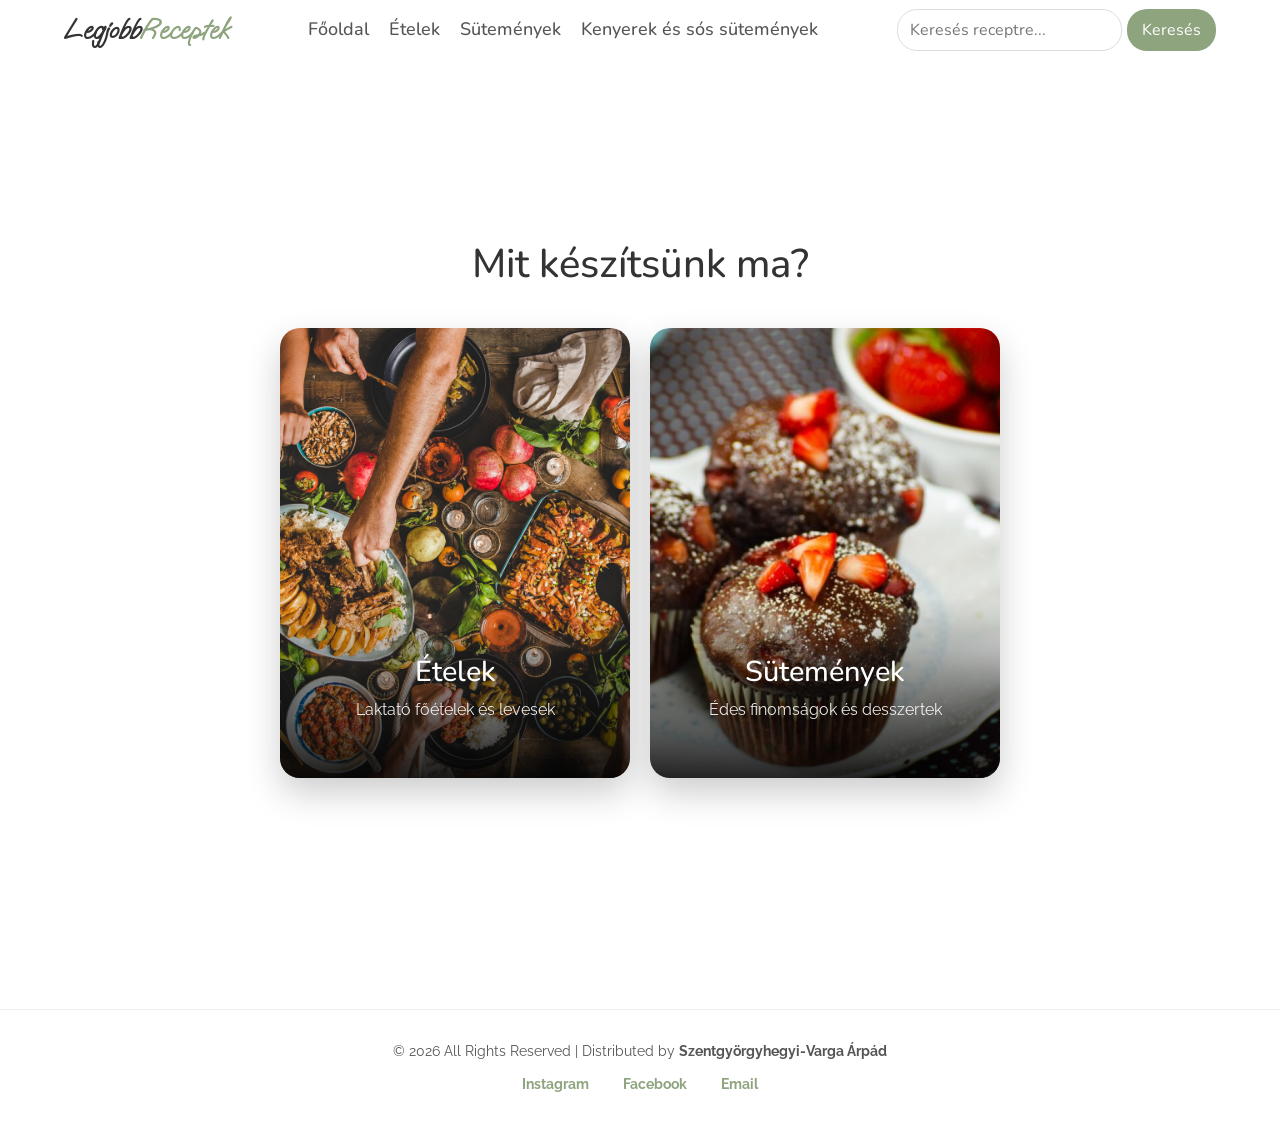
<file: index.html>
<!DOCTYPE html>
<html lang="hu">

<head>
    <meta charset="UTF-8">
    <meta name="viewport" content="width=device-width, initial-scale=1.0">
    <title>Menü</title>

    <link href="https://cdn.jsdelivr.net/npm/bootstrap@5.3.8/dist/css/bootstrap.min.css" rel="stylesheet"
        integrity="sha384-sRIl4kxILFvY47J16cr9ZwB07vP4J8+LH7qKQnuqkuIAvNWLzeN8tE5YBujZqJLB" crossorigin="anonymous">
    <link rel="stylesheet" href="menu.css">
    <link rel="stylesheet" href="navbar.css">

    <script src="https://cdn.jsdelivr.net/npm/bootstrap@5.3.8/dist/js/bootstrap.bundle.min.js"
        integrity="sha384-FKyoEForCGlyvwx9Hj09JcYn3nv7wiPVlz7YYwJrWVcXK/BmnVDxM+D2scQbITxI" crossorigin="anonymous"
        defer></script>
    <script src="searchengine.js" defer></script>
    <script src="navbar.js" defer></script>
</head>

<body>
    <div id="navbar-placeholder"></div>

    <main class="menu-container">
        <h1>Mit készítsünk ma?</h1>
        <div class="selection-wrapper">

            <a href="food.html" class="menu-card food-bg">
                <div class="card-overlay">
                    <h2>Ételek</h2>
                    <p>Laktató főételek és levesek</p>
                </div>
            </a>

            <a href="cakes.html" class="menu-card cake-bg">
                <div class="card-overlay">
                    <h2>Sütemények</h2>
                    <p>Édes finomságok és desszertek</p>
                </div>
            </a>

        </div>
    </main>
        <footer class="clean-footer">
        <div class="container text-center">
            <p>&copy;
                <script>document.write(new Date().getFullYear())</script> All Rights Reserved | Distributed by
                <strong>Szentgyörgyhegyi-Varga Árpád</strong>
            </p>
            <div class="footer-socials">
                <a href="https://www.instagram.com/arpad.szvarga/" target="_blank">Instagram</a>
                <a href="https://www.facebook.com/arpad.szvarga" target="_blank">Facebook</a>
                <a href="mailto:arpad.szvarga@gmail.com">Email</a>
            </div>
        </div>
    </footer>

</body>

</html>
</file>
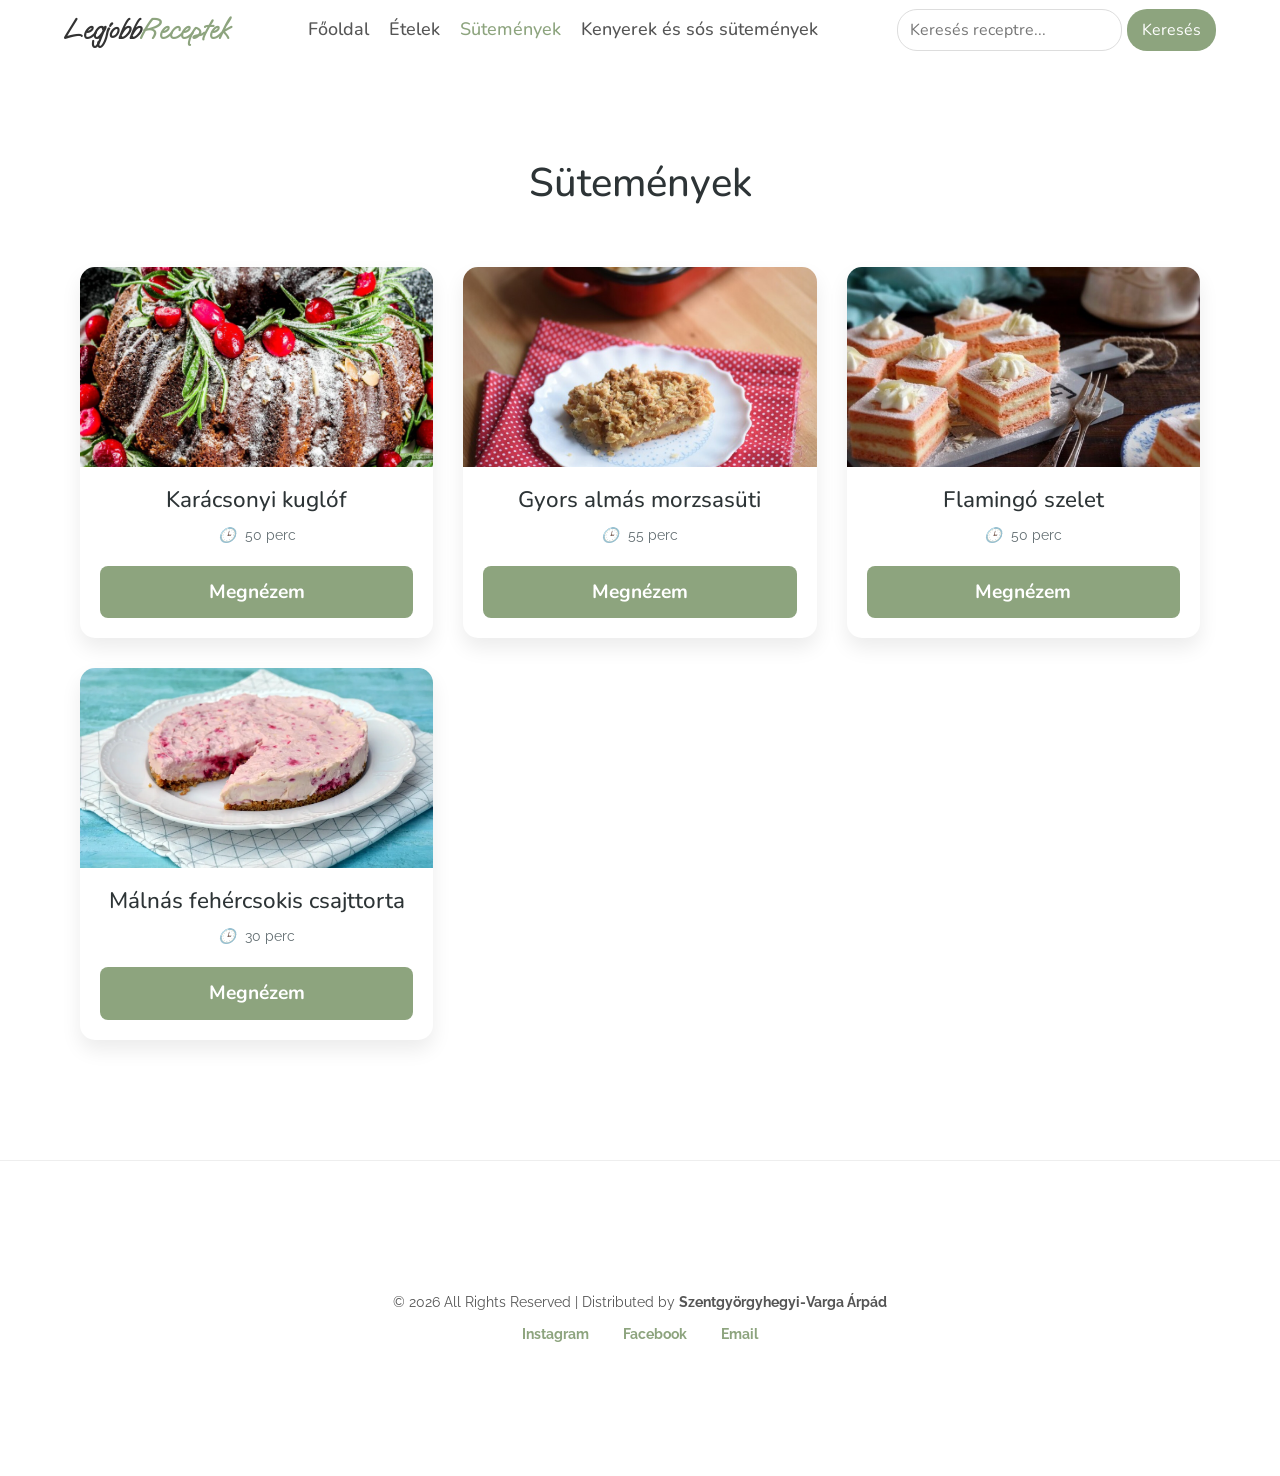
<file: cakes.html>
<!DOCTYPE html>
<html lang="hu">

<head>
    <meta charset="UTF-8">
    <meta name="viewport" content="width=device-width, initial-scale=1.0">
    <title>Sütemények</title>

    <link href="https://cdn.jsdelivr.net/npm/bootstrap@5.3.8/dist/css/bootstrap.min.css" rel="stylesheet"
        integrity="sha384-sRIl4kxILFvY47J16cr9ZwB07vP4J8+LH7qKQnuqkuIAvNWLzeN8tE5YBujZqJLB" crossorigin="anonymous">
    <link rel="stylesheet" href="food&cake.css">
    <link rel="stylesheet" href="navbar.css">

    <script src="https://cdn.jsdelivr.net/npm/bootstrap@5.3.8/dist/js/bootstrap.bundle.min.js"
        integrity="sha384-FKyoEForCGlyvwx9Hj09JcYn3nv7wiPVlz7YYwJrWVcXK/BmnVDxM+D2scQbITxI" crossorigin="anonymous"
        defer></script>
    <script src="searchengine.js" defer></script>
    <script src="navbar.js" defer></script>
    <script src="cakes.js" defer></script>
</head>

<body id="cakesHtml">
    <div id="navbar-placeholder"></div>

    <main class="container">
        <h1>Sütemények</h1>
        <div id="cake-container" class="recipe-grid"></div>
    </main>
    <footer class="clean-footer">
        <div class="container text-center">
            <p>&copy;
                <script>document.write(new Date().getFullYear())</script> All Rights Reserved | Distributed by
                <strong>Szentgyörgyhegyi-Varga Árpád</strong>
            </p>
            <div class="footer-socials">
                <a href="https://www.instagram.com/arpad.szvarga/" target="_blank">Instagram</a>
                <a href="https://www.facebook.com/arpad.szvarga" target="_blank">Facebook</a>
                <a href="mailto:arpad.szvarga@gmail.com">Email</a>
            </div>
        </div>
    </footer>
</body>

</html>
</file>
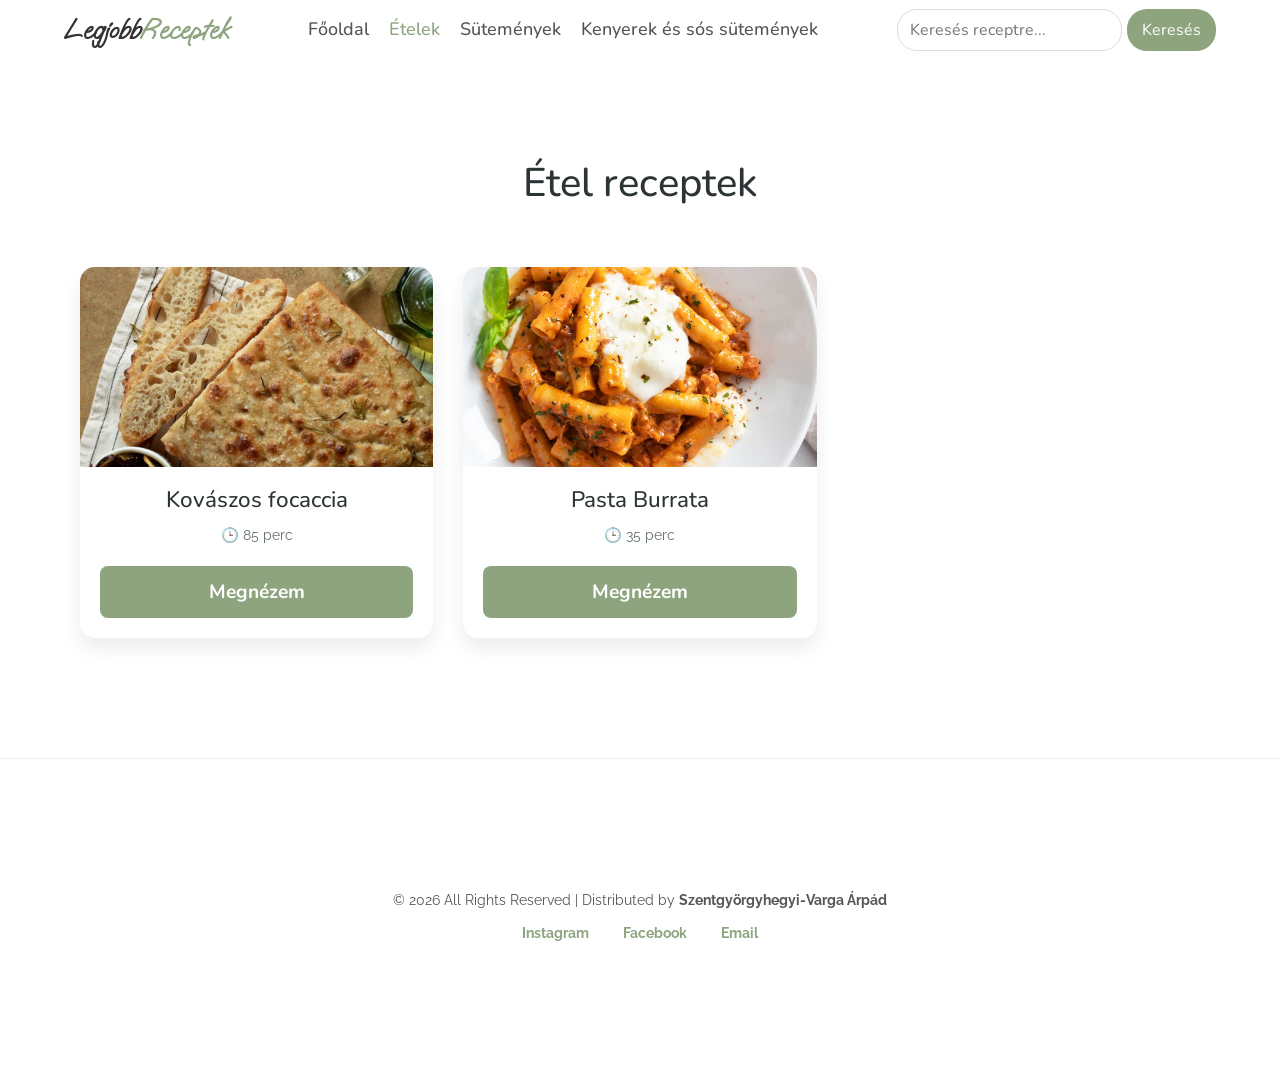
<file: food.html>
<!DOCTYPE html>
<html lang="hu">

<head>
    <meta charset="UTF-8">
    <meta name="viewport" content="width=device-width, initial-scale=1.0">
    <title>Ételek</title>

    <link href="https://cdn.jsdelivr.net/npm/bootstrap@5.3.8/dist/css/bootstrap.min.css" rel="stylesheet"
        integrity="sha384-sRIl4kxILFvY47J16cr9ZwB07vP4J8+LH7qKQnuqkuIAvNWLzeN8tE5YBujZqJLB" crossorigin="anonymous">
    <link rel="stylesheet" href="food&cake.css">
    <link rel="stylesheet" href="navbar.css">

    <script src="https://cdn.jsdelivr.net/npm/bootstrap@5.3.8/dist/js/bootstrap.bundle.min.js"
        integrity="sha384-FKyoEForCGlyvwx9Hj09JcYn3nv7wiPVlz7YYwJrWVcXK/BmnVDxM+D2scQbITxI" crossorigin="anonymous"
        defer></script>
    <script src="searchengine.js" defer></script>
    <script src="navbar.js" defer></script>
    <script src="food.js" defer></script>
</head>

<body id="foodHtml">
    <div id="navbar-placeholder"></div>

    <main class="container">
        <h1>Étel receptek</h1>
        <div id="food-container" class="recipe-grid"></div>
    </main>
        <footer class="clean-footer">
        <div class="container text-center">
            <p>&copy;
                <script>document.write(new Date().getFullYear())</script> All Rights Reserved | Distributed by
                <strong>Szentgyörgyhegyi-Varga Árpád</strong>
            </p>
            <div class="footer-socials">
                <a href="https://www.instagram.com/arpad.szvarga/" target="_blank">Instagram</a>
                <a href="https://www.facebook.com/arpad.szvarga" target="_blank">Facebook</a>
                <a href="mailto:arpad.szvarga@gmail.com">Email</a>
            </div>
        </div>
    </footer>

</body>

</html>
</file>
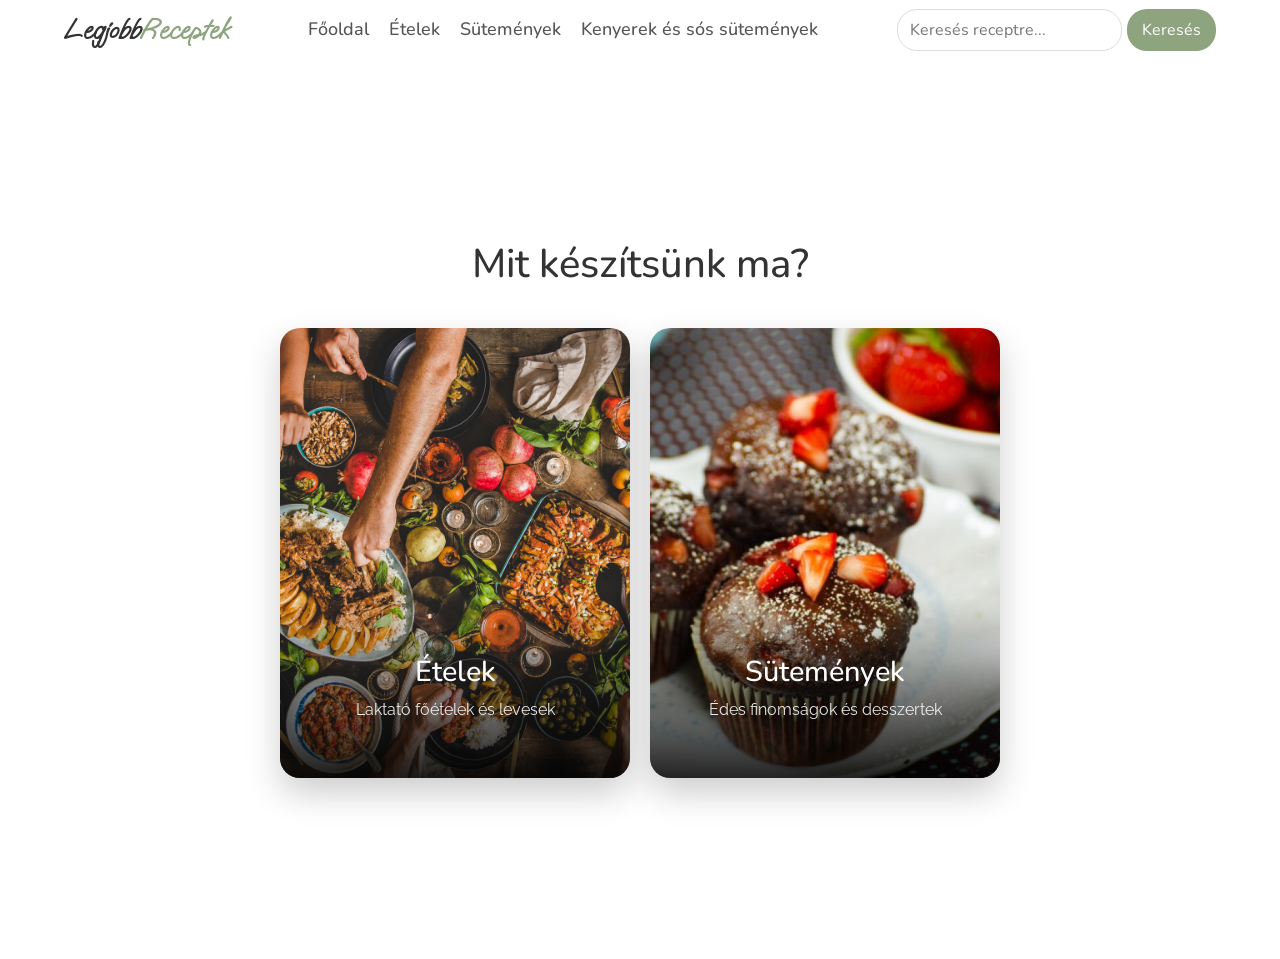
<file: menu.html>
<!DOCTYPE html>
<html lang="hu">
<head>
    <meta charset="UTF-8">
    <meta name="viewport" content="width=device-width, initial-scale=1.0">
    <title>Menü</title>

    <link href="https://cdn.jsdelivr.net/npm/bootstrap@5.3.8/dist/css/bootstrap.min.css" rel="stylesheet" integrity="sha384-sRIl4kxILFvY47J16cr9ZwB07vP4J8+LH7qKQnuqkuIAvNWLzeN8tE5YBujZqJLB" crossorigin="anonymous">
    <link rel="stylesheet" href="menu.css">
    <link rel="stylesheet" href="navbar.css">

    <script src="https://cdn.jsdelivr.net/npm/bootstrap@5.3.8/dist/js/bootstrap.bundle.min.js" integrity="sha384-FKyoEForCGlyvwx9Hj09JcYn3nv7wiPVlz7YYwJrWVcXK/BmnVDxM+D2scQbITxI" crossorigin="anonymous" defer></script>
    <script src="searchengine.js" defer></script>
    <script src="navbar.js" defer></script>
</head>
<body>
    <div id="navbar-placeholder"></div>

    <main class="menu-container">
        <h1>Mit készítsünk ma?</h1>
        <div class="selection-wrapper">
            
            <a href="food.html" class="menu-card food-bg">
                <div class="card-overlay">
                    <h2>Ételek</h2>
                    <p>Laktató főételek és levesek</p>
                </div>
            </a>

            <a href="cakes.html" class="menu-card cake-bg">
                <div class="card-overlay">
                    <h2>Sütemények</h2>
                    <p>Édes finomságok és desszertek</p>
                </div>
            </a>

        </div>
    </main>
</body>
</html>
</file>
<file: menu.css>
@import url('https://fonts.googleapis.com/css2?family=Nunito:ital,wght@0,200..1000;1,200..1000&family=Oooh+Baby&family=Raleway:ital,wght@0,100..900;1,100..900&display=swap');
.menu-container {
    display: flex;
    flex-direction: column;
    align-items: center;
    justify-content: center;
    min-height: 100vh;
    padding: 20px;
}

h1 {
    font-size: 2.5rem;
    margin-bottom: 40px;
    color: #333;
    font-family: 'Segoe UI', sans-serif;
}

.selection-wrapper {
    display: flex;
    gap: 20px;
    width: 100%;
    max-width: 1100px;
    flex-wrap: wrap;
    justify-content: center;
}

.menu-card {
    position: relative;
    width: 350px;
    height: 450px;
    border-radius: 20px;
    overflow: hidden;
    text-decoration: none;
    transition: transform 0.4s cubic-bezier(0.175, 0.885, 0.32, 1.275);
    box-shadow: 0 15px 35px rgba(0,0,0,0.2);
}

.menu-card:hover {
    transform: scale(1.05);
}

/* Háttérképek a kártyáknak - ide a saját képeid elérési útját írd! */
.food-bg {
    background: url('images/food.jpg') center/cover;
}

.cake-bg {
    background: url('images/cakes.jpeg') center/cover;
}

.breadSalty-bg{
    background: url('images/bread&salty.jpeg') center/cover;
}

.card-overlay {
    position: absolute;
    bottom: 0;
    width: 100%;
    /* Fix magasságot adunk az overlay-nek, hogy a szövegek ugyanott kezdődjen Silence */
    height: 180px; 
    background: linear-gradient(transparent, rgba(0,0,0,0.85));
    display: flex;
    flex-direction: column;
    justify-content: center; /* Középre zárja a szöveget a 180px-en belül */
    padding: 20px;
    color: white;
    box-sizing: border-box;
    text-align: center; /* Opcionális: ettől még profibb, ha középen van a felirat */
}

.card-overlay h2 {
    font-size: 1.8rem; /* Kicsit kisebb, hogy biztosan kiférjen egy sorba */
    margin: 0;
    line-height: 1.2;
    min-height: 2.2rem; /* Biztosítja, hogy az 1 és 2 soros címek is ugyanannyi helyet foglaljanak */
}

.card-overlay p {
    font-size: 1rem;
    opacity: 0.9;
    margin-top: 8px;
    margin-bottom: 0;
    line-height: 1.4;
}

/* Mobilnézet */
@media (max-width: 768px) {
    .menu-card {
        width: 100%;
        height: 300px;
    }
}

h1, h2{
    font-family: 'Nunito';
}

p{
    font-family: 'Raleway';
}


.clean-footer {
    padding: 30px 0;
    margin-top: 50px;
    border-top: 1px solid #eee;
    color: #555;
    font-family: sans-serif;
}

.clean-footer p {
    margin-bottom: 10px;
    font-size: 0.9rem;
}

.footer-socials a {
    color: #8da47e; /* A receptjeid pirosas színe */
    text-decoration: none;
    margin: 0 15px;
    font-weight: bold;
    font-size: 0.85rem;
    transition: 0.3s;
    font-family: 'Raleway';
}

.footer-socials a:hover {
    color: #333;
    text-decoration: underline;
}

/* Mobilon kicsit közelebb tesszük a linkeket */
@media (max-width: 480px) {
    .footer-socials a {
        margin: 0 8px;
    }
}
</file>
<file: navbar.css>
@import url('https://fonts.googleapis.com/css2?family=Nunito:ital,wght@0,200..1000;1,200..1000&family=Oooh+Baby&family=Raleway:ital,wght@0,100..900;1,100..900&display=swap');

.nav-container {
    max-width: 1200px;
    margin: 0 auto;
    width: 90%;
    height: 100%; /* Kitölti a 70px-es navbar magasságát */
    display: flex;
    justify-content: space-between;
    align-items: center; /* Függőlegesen középre teszi a logót, menüt és keresőt */
}

.nav-links {
    list-style: none;
    display: flex;
    align-items: center; /* A menüpontokat egymáshoz képest is középre teszi */
    gap: 20px;
    margin: 0;   /* Fontos! A böngésző alapból adhat neki margót, ami eltolja */
    padding: 0;  /* A paddingot is nullázzuk le asztali nézetben */
}

.nav-container {
    max-width: 1200px;
    margin: 0 auto;
    width: 90%;
    display: flex;
    justify-content: space-between;
    align-items: center;
}

#indexHtml #indexLi{
    color: #8da47e;
}

#foodHtml #foodLi{
    color: #8da47e;
}

#cakesHtml #cakesLi{
    color: #8da47e;
}

#breadHtml #breadLi{
    color: #8da47e;
}

.logo {
    font-size: 1.8rem;
    font-weight: bold;
    text-decoration: none;
    color: #333;
    font-family: 'Oooh Baby';
}

.logo span {
    color: #8da47e; /* A projekt alapszíne */
}

.nav-links a {
    text-decoration: none;
    color: #555;
    font-weight: 500;
    transition: color 0.3s;
    font-family: 'Nunito';
    font-size: 18px;
}

.nav-links a:hover {
    color: #6b825d;
}

/* Keresőmező stílusa */
.search-box {
    display: flex;
    gap: 5px;
    font-family: 'Nunito';
}

#search-input {
    padding: 8px 12px;
    border: 1px solid #ddd;
    border-radius: 20px;
    outline: none;
}

#search-btn {
    padding: 8px 15px;
    background-color: #8da47e;
    color: white;
    border: none;
    border-radius: 20px;
    cursor: pointer;
    transition: background 0.2s;
    font-family: 'Nunito';
}

#search-btn:hover {
    background-color: #6b825d;
}

/* --- SZENDVICSGOMB STÍLUSA --- */
.hamburger {
    display: none; /* Alapból elrejtjük (asztali nézet) */
    flex-direction: column;
    cursor: pointer;
    gap: 4px;
    z-index: 1001;
}

.hamburger span {
    width: 28px;
    height: 3px;
    background-color: #333;
    border-radius: 2px;
    transition: 0.3s;
}

/* --- MOBIL NÉZET FRISSÍTÉSE --- */
@media (max-width: 1024px) {
    .hamburger {
        display: flex;
    }

    .nav-links {
        position: fixed;
        right: -100%;
        top: 70px;
        flex-direction: column;
        background-color: #ffffff;
        width: 100%;
        height: calc(100vh - 70px);
        text-align: center;
        transition: 0.3s ease-in-out;
        gap: 20px;
        padding-top: 30px;
        box-shadow: 0 5px 10px rgba(0,0,0,0.1);
        display: flex; /* Mindig flex, csak a 'right' tolja ki */
        z-index: 9999;
    }

    .nav-links.active {
        right: 0;
    }

    /* A keresőt mobilon a menüsor végére kényszerítjük */
    .search-box {
        display: flex !important; 
        justify-content: center;
        padding: 20px;
        width: 100%;
    }
}

/* JAVÍTOTT X ANIMÁCIÓ */
.hamburger.toggle span:nth-child(1) {
    transform: translateY(7px) rotate(-45deg);
}

.hamburger.toggle span:nth-child(2) {
    opacity: 0; /* Ez tünteti el a középső vonalat teljesen! */
    transform: translateX(-20px); /* Kirepül balra, biztos ami biztos */
}

.hamburger.toggle span:nth-child(3) {
    transform: translateY(-7px) rotate(45deg);
}
</file>
<file: food&cake.css>
@import url('https://fonts.googleapis.com/css2?family=Nunito:ital,wght@0,200..1000;1,200..1000&family=Oooh+Baby&family=Raleway:ital,wght@0,100..900;1,100..900&display=swap');

/* Alapbeállítások a tartalomnak */
.container {
    max-width: 1200px;
    margin: 80px auto; /* Hely a navbar alatt */
    padding: 20px;
    font-family: 'Segoe UI', Tahoma, Geneva, Verdana, sans-serif;
    text-align: center;
}

h1 {
    color: #2d3436;
    margin-bottom: 40px;
    font-size: 2.5rem;
    font-family: 'Nunito';
}

h3{
    font-family: 'Nunito';
}

p{
    font-family: 'Raleway';
}

/* A rács szerkezete */
.recipe-grid {
    display: grid;
    /* Automatikusan méretezi az oszlopokat: minimum 280px, maximum amennyi kifér */
    grid-template-columns: repeat(auto-fill, minmax(280px, 1fr));
    gap: 30px;
    padding: 20px;
}

/* Egy darab receptkártya stílusa */
.recipe-card {
    background: white;
    border-radius: 15px;
    overflow: hidden; /* Hogy a kép sarka is kerek legyen */
    box-shadow: 0 10px 20px rgba(0,0,0,0.08);
    transition: transform 0.3s ease, box-shadow 0.3s ease;
    display: flex;
    flex-direction: column;
}

/* Lebegő effekt a kártyán */
.recipe-card:hover {
    transform: translateY(-10px);
    box-shadow: 0 15px 30px rgba(0,0,0,0.15);
}

/* Kép beállításai */
.recipe-img {
    width: 100%;
    height: 200px;
    object-fit: cover; /* Megtartja az arányokat, de kitölti a helyet */
}

/* Szöveges rész a kártyán belül */
.recipe-info {
    padding: 20px;
    flex-grow: 1;
    display: flex;
    flex-direction: column;
    justify-content: space-between;
}

.recipe-info h3 {
    margin: 0 0 10px 0;
    color: #2d3436;
    font-size: 1.4rem;
}

.recipe-info p {
    color: #636e72;
    font-size: 0.9rem;
    margin-bottom: 20px;
}

/* A "Megnézem" gomb stílusa */
.view-btn {
    background-color: #8da47e;
    color: white;
    border: none;
    padding: 12px;
    border-radius: 8px;
    cursor: pointer;
    font-weight: bold;
    font-size: 1.2rem;
    transition: background 0.2s;
    font-family: 'Nunito';
    text-decoration: none;
}

.view-btn:hover {
    background-color: #6b825d;
}

/* Ikon a prepping time-hoz */
.clock-icon {
    margin-right: 5px;
}

.clean-footer {
    padding: 30px 0;
    margin-top: 50px;
    border-top: 1px solid #eee;
    color: #555;
    font-family: sans-serif;
    background-color: #fff; /* Vagy amilyen az oldalad háttere */
}

.clean-footer p {
    margin-bottom: 10px;
    font-size: 0.9rem;
}

.footer-socials a {
    color: #8da47e; /* A receptjeid pirosas színe */
    text-decoration: none;
    margin: 0 15px;
    font-weight: bold;
    font-size: 0.85rem;
    transition: 0.3s;
    font-family: 'Raleway';
}

.footer-socials a:hover {
    color: #333;
    text-decoration: underline;
}

/* Mobilon kicsit közelebb tesszük a linkeket */
@media (max-width: 480px) {
    .footer-socials a {
        margin: 0 8px;
    }
}
</file>
